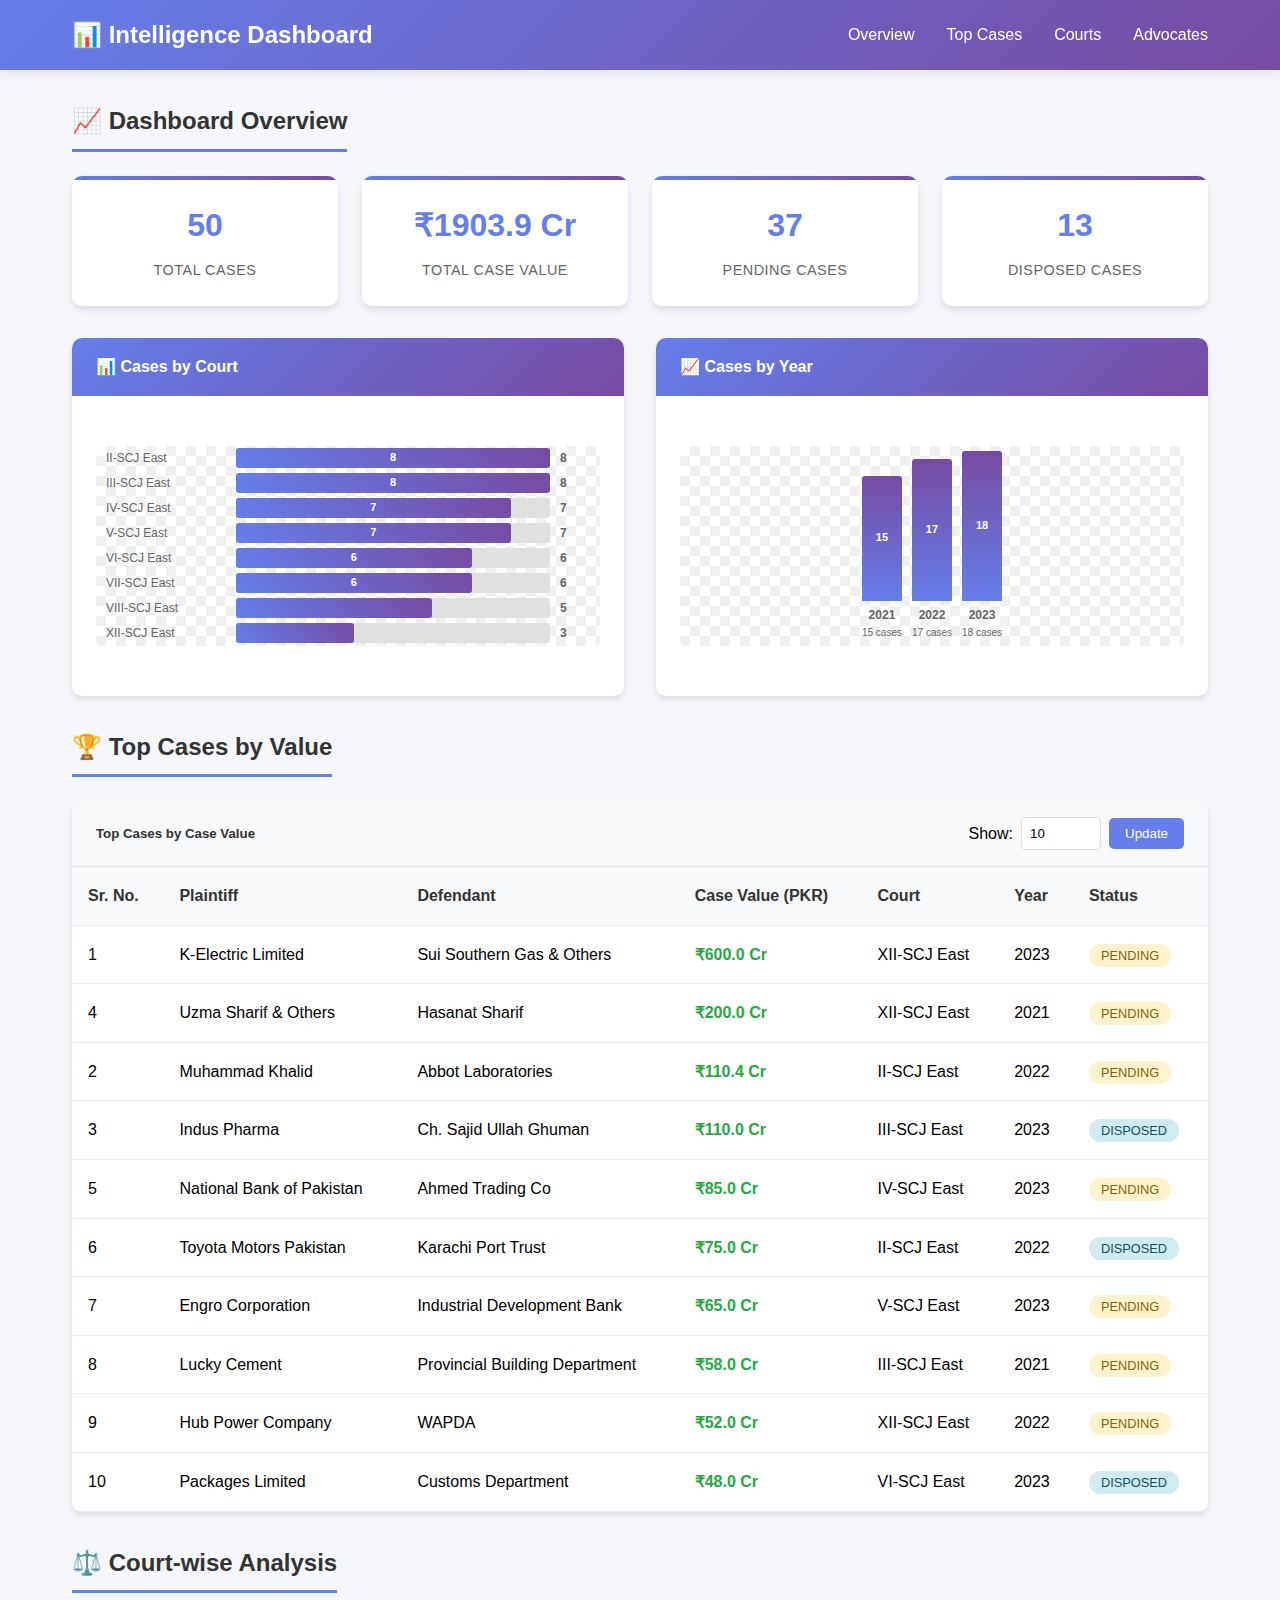
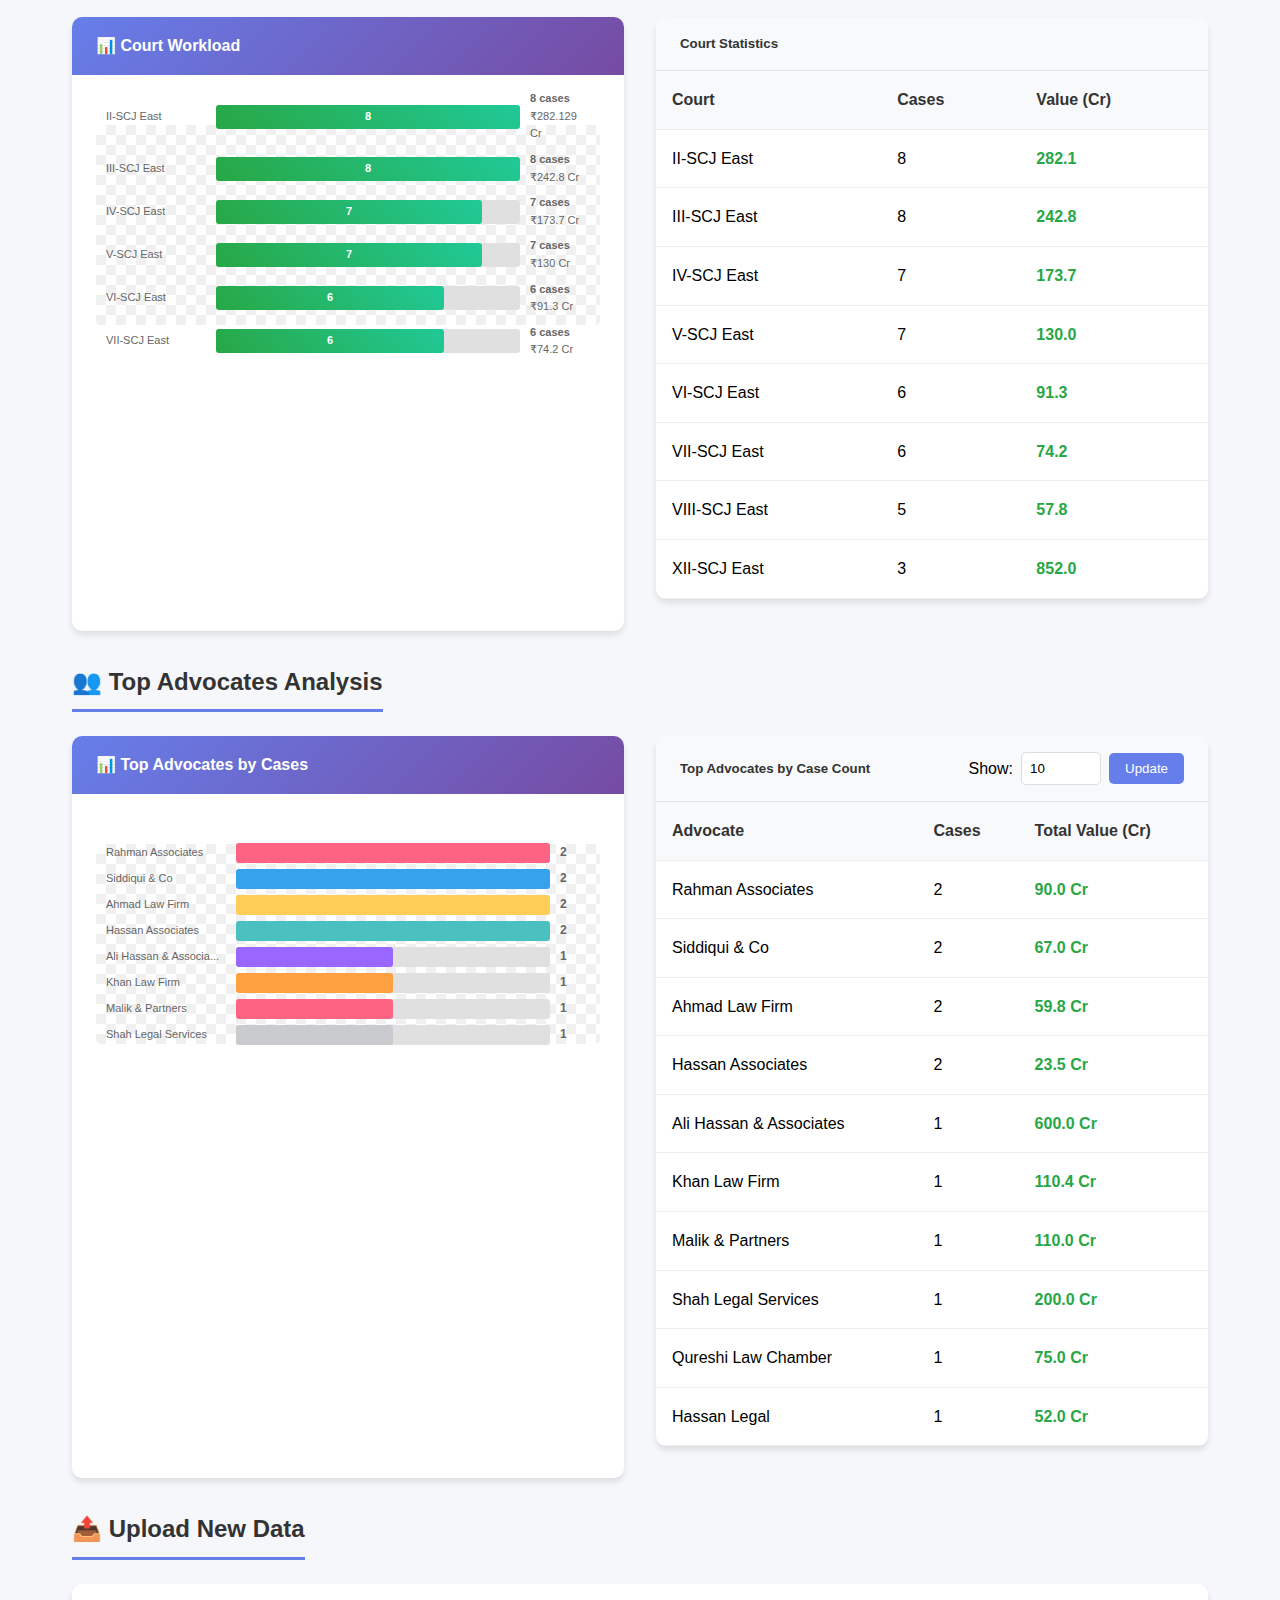
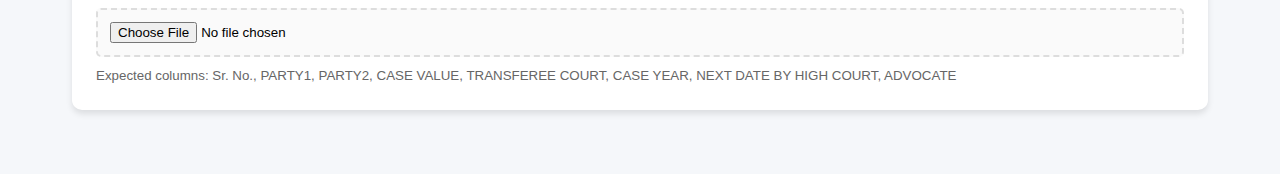
<file: simple-dashboard.html>
<!DOCTYPE html>
<html lang="en">
<head>
    <meta charset="UTF-8">
    <meta name="viewport" content="width=device-width, initial-scale=1.0">
    <title>Intelligence Dashboard - Legal Case Analytics</title>
    <style>
        * {
            margin: 0;
            padding: 0;
            box-sizing: border-box;
        }

        body {
            font-family: 'Segoe UI', Tahoma, Geneva, Verdana, sans-serif;
            background-color: #f5f7fa;
            line-height: 1.6;
        }

        .navbar {
            background: linear-gradient(135deg, #667eea 0%, #764ba2 100%);
            color: white;
            padding: 1rem 0;
            position: sticky;
            top: 0;
            z-index: 1000;
            box-shadow: 0 2px 10px rgba(0,0,0,0.1);
        }

        .nav-content {
            max-width: 1200px;
            margin: 0 auto;
            padding: 0 2rem;
            display: flex;
            justify-content: space-between;
            align-items: center;
        }

        .nav-brand {
            font-size: 1.5rem;
            font-weight: 600;
            text-decoration: none;
            color: white;
        }

        .nav-links {
            display: flex;
            list-style: none;
            gap: 2rem;
        }

        .nav-links a {
            color: white;
            text-decoration: none;
            font-weight: 500;
            transition: opacity 0.3s;
        }

        .nav-links a:hover {
            opacity: 0.8;
        }

        .container {
            max-width: 1200px;
            margin: 0 auto;
            padding: 2rem;
        }

        .section-title {
            color: #333;
            font-weight: 600;
            margin-bottom: 1.5rem;
            padding-bottom: 0.5rem;
            border-bottom: 3px solid #667eea;
            display: inline-block;
        }

        .metrics-grid {
            display: grid;
            grid-template-columns: repeat(auto-fit, minmax(250px, 1fr));
            gap: 1.5rem;
            margin-bottom: 2rem;
        }

        .metric-card {
            background: white;
            padding: 1.5rem;
            border-radius: 10px;
            box-shadow: 0 4px 6px rgba(0,0,0,0.1);
            text-align: center;
            position: relative;
            overflow: hidden;
        }

        .metric-card::before {
            content: '';
            position: absolute;
            top: 0;
            left: 0;
            right: 0;
            height: 4px;
            background: linear-gradient(135deg, #667eea 0%, #764ba2 100%);
        }

        .metric-number {
            font-size: 2rem;
            font-weight: 700;
            color: #667eea;
            margin-bottom: 0.5rem;
        }

        .metric-label {
            color: #666;
            font-weight: 500;
            text-transform: uppercase;
            font-size: 0.9rem;
            letter-spacing: 0.5px;
        }

        .charts-grid {
            display: grid;
            grid-template-columns: repeat(auto-fit, minmax(400px, 1fr));
            gap: 2rem;
            margin-bottom: 2rem;
        }

        .chart-card {
            background: white;
            border-radius: 10px;
            box-shadow: 0 4px 6px rgba(0,0,0,0.1);
            overflow: hidden;
        }

        .chart-header {
            background: linear-gradient(135deg, #667eea 0%, #764ba2 100%);
            color: white;
            padding: 1rem 1.5rem;
            font-weight: 600;
        }

        .chart-body {
            padding: 1.5rem;
            height: 300px;
            display: flex;
            align-items: center;
            justify-content: center;
            position: relative;
        }

        .table-container {
            background: white;
            border-radius: 10px;
            box-shadow: 0 4px 6px rgba(0,0,0,0.1);
            overflow: hidden;
            margin-bottom: 2rem;
        }

        .table-header {
            background: #f8f9fa;
            padding: 1rem 1.5rem;
            border-bottom: 1px solid #dee2e6;
            display: flex;
            justify-content: space-between;
            align-items: center;
        }

        .table-header h5 {
            margin: 0;
            color: #333;
            font-weight: 600;
        }

        .controls {
            display: flex;
            align-items: center;
            gap: 0.5rem;
        }

        .controls input {
            width: 80px;
            padding: 0.5rem;
            border: 1px solid #ddd;
            border-radius: 5px;
        }

        .controls button {
            padding: 0.5rem 1rem;
            background: #667eea;
            color: white;
            border: none;
            border-radius: 5px;
            cursor: pointer;
            font-weight: 500;
        }

        .controls button:hover {
            background: #5a67d8;
        }

        table {
            width: 100%;
            border-collapse: collapse;
        }

        th, td {
            padding: 1rem;
            text-align: left;
            border-bottom: 1px solid #eee;
        }

        th {
            background-color: #f8f9fa;
            font-weight: 600;
            color: #333;
        }

        tbody tr:hover {
            background-color: #f8f9fa;
        }

        .status-badge {
            padding: 0.25rem 0.75rem;
            border-radius: 20px;
            font-size: 0.8rem;
            font-weight: 500;
            text-transform: uppercase;
        }

        .status-pending {
            background-color: #fff3cd;
            color: #856404;
        }

        .status-disposed {
            background-color: #d1ecf1;
            color: #0c5460;
        }

        .text-value {
            font-weight: 600;
            color: #28a745;
        }

        .loading {
            text-align: center;
            padding: 3rem;
            color: #666;
        }

        .loading-spinner {
            width: 40px;
            height: 40px;
            border: 4px solid #f3f3f3;
            border-top: 4px solid #667eea;
            border-radius: 50%;
            animation: spin 1s linear infinite;
            margin: 0 auto 1rem;
        }

        @keyframes spin {
            0% { transform: rotate(0deg); }
            100% { transform: rotate(360deg); }
        }

        .file-upload {
            background: white;
            border-radius: 10px;
            box-shadow: 0 4px 6px rgba(0,0,0,0.1);
            padding: 1.5rem;
            margin-bottom: 2rem;
        }

        .file-upload input {
            width: 100%;
            padding: 0.75rem;
            border: 2px dashed #ddd;
            border-radius: 5px;
            background: #fafafa;
        }

        .chart-placeholder {
            width: 100%;
            height: 200px;
            background: linear-gradient(45deg, #f0f0f0 25%, transparent 25%, transparent 75%, #f0f0f0 75%), 
                        linear-gradient(45deg, #f0f0f0 25%, transparent 25%, transparent 75%, #f0f0f0 75%);
            background-size: 20px 20px;
            background-position: 0 0, 10px 10px;
            border-radius: 5px;
            display: flex;
            align-items: center;
            justify-content: center;
            color: #666;
            font-weight: 500;
        }

        @media (max-width: 768px) {
            .nav-content {
                flex-direction: column;
                gap: 1rem;
            }

            .nav-links {
                gap: 1rem;
            }

            .container {
                padding: 1rem;
            }

            .metrics-grid {
                grid-template-columns: 1fr;
            }

            .charts-grid {
                grid-template-columns: 1fr;
            }

            .table-header {
                flex-direction: column;
                gap: 1rem;
                align-items: flex-start;
            }

            th, td {
                padding: 0.5rem;
                font-size: 0.9rem;
            }
        }

        .hidden {
            display: none;
        }
    </style>
</head>
<body>
    <nav class="navbar">
        <div class="nav-content">
            <a href="#" class="nav-brand">📊 Intelligence Dashboard</a>
            <ul class="nav-links">
                <li><a href="#overview">Overview</a></li>
                <li><a href="#top-cases">Top Cases</a></li>
                <li><a href="#courts">Courts</a></li>
                <li><a href="#advocates">Advocates</a></li>
            </ul>
        </div>
    </nav>

    <div class="container">
        <!-- Loading Indicator -->
        <div id="loading" class="loading">
            <div class="loading-spinner"></div>
            <p>Loading dashboard data...</p>
        </div>

        <!-- Dashboard Content -->
        <div id="dashboard-content" class="hidden">
            <!-- Overview Section -->
            <section id="overview">
                <h2 class="section-title">📈 Dashboard Overview</h2>
                
                <div class="metrics-grid">
                    <div class="metric-card">
                        <div class="metric-number" id="total-cases">0</div>
                        <div class="metric-label">Total Cases</div>
                    </div>
                    <div class="metric-card">
                        <div class="metric-number" id="total-value">₹0</div>
                        <div class="metric-label">Total Case Value</div>
                    </div>
                    <div class="metric-card">
                        <div class="metric-number" id="pending-cases">0</div>
                        <div class="metric-label">Pending Cases</div>
                    </div>
                    <div class="metric-card">
                        <div class="metric-number" id="disposed-cases">0</div>
                        <div class="metric-label">Disposed Cases</div>
                    </div>
                </div>

                <div class="charts-grid">
                    <div class="chart-card">
                        <div class="chart-header">📊 Cases by Court</div>
                        <div class="chart-body">
                            <div id="courtChart" class="chart-placeholder">Court Distribution Chart</div>
                        </div>
                    </div>
                    <div class="chart-card">
                        <div class="chart-header">📈 Cases by Year</div>
                        <div class="chart-body">
                            <div id="yearChart" class="chart-placeholder">Yearly Trend Chart</div>
                        </div>
                    </div>
                </div>
            </section>

            <!-- Top Cases Section -->
            <section id="top-cases">
                <h2 class="section-title">🏆 Top Cases by Value</h2>
                
                <div class="table-container">
                    <div class="table-header">
                        <h5>Top Cases by Case Value</h5>
                        <div class="controls">
                            <label>Show:</label>
                            <input type="number" id="topCasesLimit" value="10" min="1" max="1000">
                            <button onclick="updateTopCases()">Update</button>
                        </div>
                    </div>
                    <div style="overflow-x: auto;">
                        <table>
                            <thead>
                                <tr>
                                    <th>Sr. No.</th>
                                    <th>Plaintiff</th>
                                    <th>Defendant</th>
                                    <th>Case Value (PKR)</th>
                                    <th>Court</th>
                                    <th>Year</th>
                                    <th>Status</th>
                                </tr>
                            </thead>
                            <tbody id="topCasesTable">
                            </tbody>
                        </table>
                    </div>
                </div>
            </section>

            <!-- Courts Analysis Section -->
            <section id="courts">
                <h2 class="section-title">⚖️ Court-wise Analysis</h2>
                
                <div class="charts-grid">
                    <div class="chart-card">
                        <div class="chart-header">📊 Court Workload</div>
                        <div class="chart-body">
                            <div id="courtWorkloadChart" class="chart-placeholder">Court Workload Chart</div>
                        </div>
                    </div>
                    <div class="table-container">
                        <div class="table-header">
                            <h5>Court Statistics</h5>
                        </div>
                        <div style="overflow-x: auto;">
                            <table>
                                <thead>
                                    <tr>
                                        <th>Court</th>
                                        <th>Cases</th>
                                        <th>Value (Cr)</th>
                                    </tr>
                                </thead>
                                <tbody id="courtStatsTable">
                                </tbody>
                            </table>
                        </div>
                    </div>
                </div>
            </section>

            <!-- Advocates Section -->
            <section id="advocates">
                <h2 class="section-title">👥 Top Advocates Analysis</h2>
                
                <div class="charts-grid">
                    <div class="chart-card">
                        <div class="chart-header">📊 Top Advocates by Cases</div>
                        <div class="chart-body">
                            <div id="advocateChart" class="chart-placeholder">Advocate Distribution Chart</div>
                        </div>
                    </div>
                    <div class="table-container">
                        <div class="table-header">
                            <h5>Top Advocates by Case Count</h5>
                            <div class="controls">
                                <label>Show:</label>
                                <input type="number" id="topAdvocatesLimit" value="10" min="1" max="100">
                                <button onclick="updateTopAdvocates()">Update</button>
                            </div>
                        </div>
                        <div style="overflow-x: auto;">
                            <table>
                                <thead>
                                    <tr>
                                        <th>Advocate</th>
                                        <th>Cases</th>
                                        <th>Total Value (Cr)</th>
                                    </tr>
                                </thead>
                                <tbody id="topAdvocatesTable">
                                </tbody>
                            </table>
                        </div>
                    </div>
                </div>
            </section>

            <!-- File Upload Section -->
            <section>
                <h2 class="section-title">📤 Upload New Data</h2>
                <div class="file-upload">
                    <input type="file" id="csvFile" accept=".csv">
                    <small style="color: #666; margin-top: 0.5rem; display: block;">
                        Expected columns: Sr. No., PARTY1, PARTY2, CASE VALUE, TRANSFEREE COURT, CASE YEAR, NEXT DATE BY HIGH COURT, ADVOCATE
                    </small>
                </div>
            </section>
        </div>
    </div>

    <script src="simple-dashboard.js"></script>
</body>
</html>
</file>
